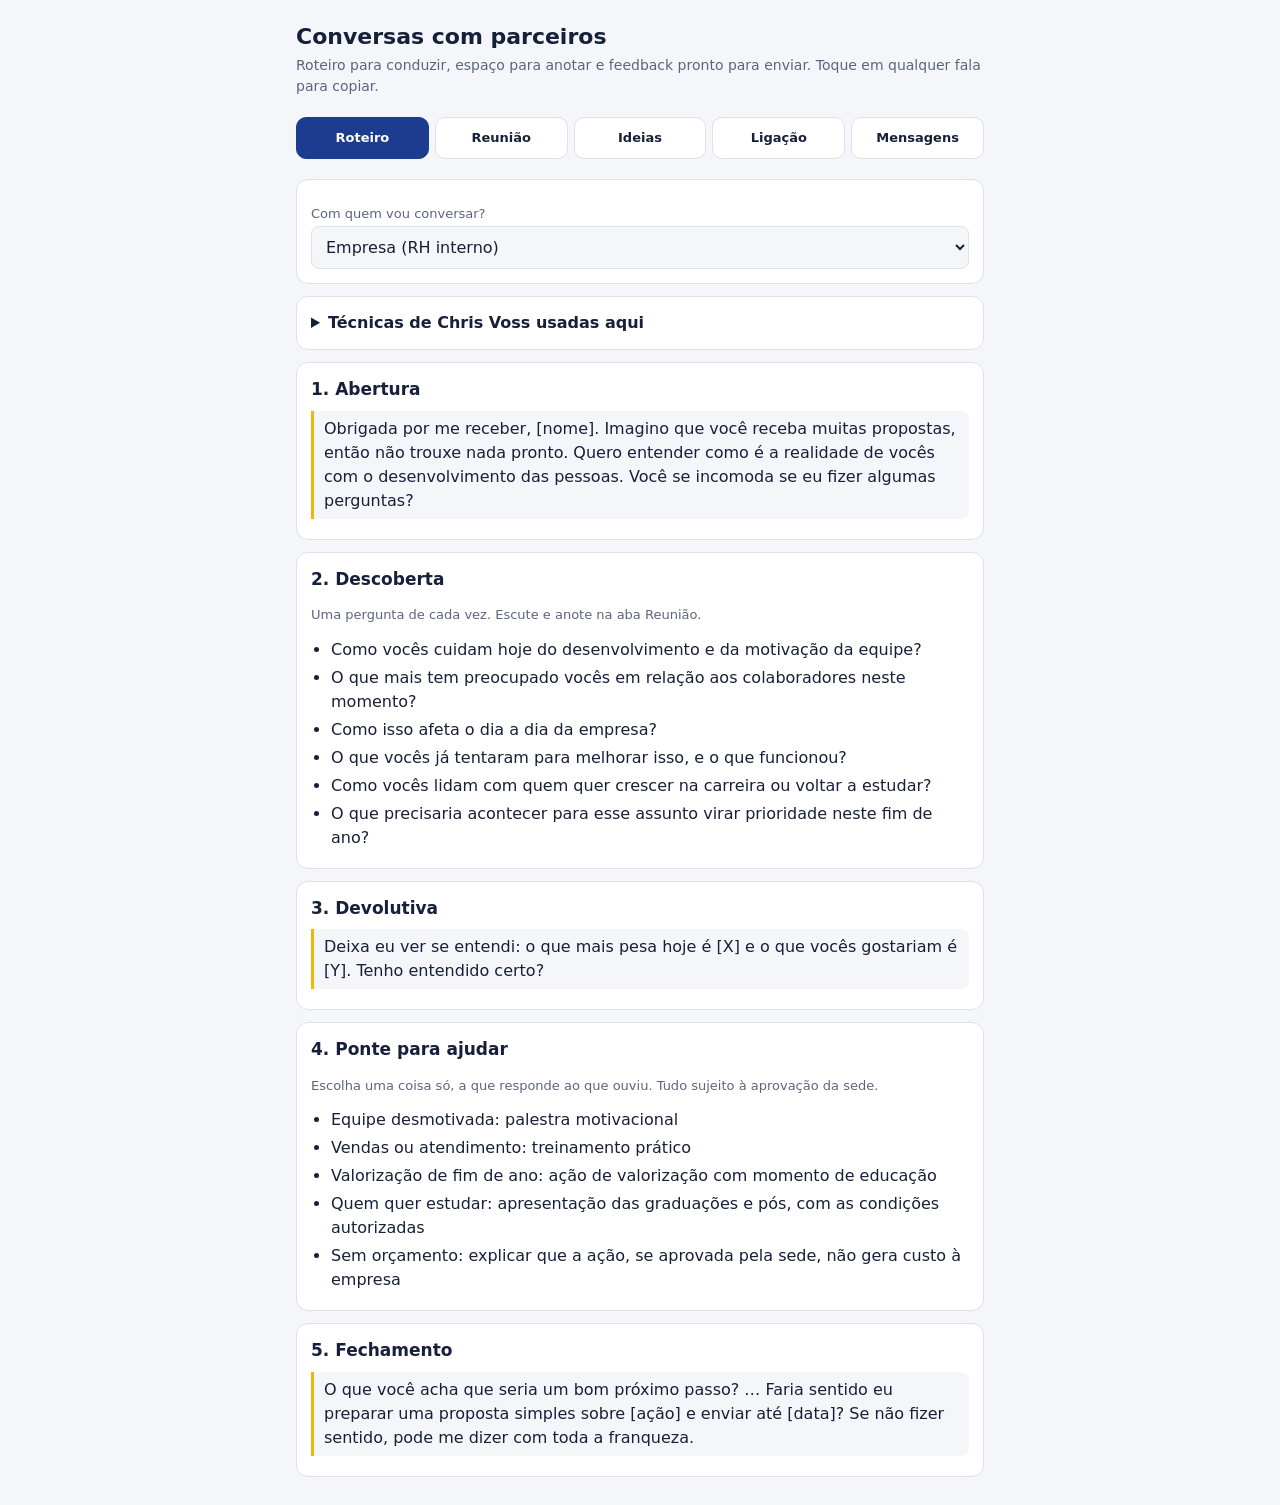
<file: conversas-parceiros (1).html>
<!DOCTYPE html>
<html lang="pt-BR">
<head>
<meta charset="utf-8">
<meta name="viewport" content="width=device-width, initial-scale=1, viewport-fit=cover">
<title>Conversas com parceiros</title>
<meta name="theme-color" content="#1c3d8f">
<meta name="mobile-web-app-capable" content="yes">
<meta name="apple-mobile-web-app-capable" content="yes">
<meta name="apple-mobile-web-app-title" content="Conversas">
<link rel="icon" href="data:image/svg+xml,%3Csvg xmlns='http://www.w3.org/2000/svg' viewBox='0 0 100 100'%3E%3Ctext y='.9em' font-size='90'%3E🤝%3C/text%3E%3C/svg%3E">
<style>
:root{--bg:#f5f6f9;--card:#fff;--ink:#17203a;--mute:#5b6580;--line:#dde1ea;--main:#1c3d8f;--on:#fff;--gold:#f2b705;--ok:#1f7a4d;box-sizing:border-box;padding-top:env(safe-area-inset-top,0px);padding-bottom:env(safe-area-inset-bottom,0px)}
@media (prefers-color-scheme:dark){:root:not([data-theme="light"]){--bg:#10141f;--card:#192032;--ink:#e8ecf6;--mute:#9aa5c0;--line:#2a3350;--main:#7fa2ff;--on:#10141f;--gold:#f2b705;--ok:#58c98f}}
*{box-sizing:border-box}
html,body{margin:0}
body{background:var(--bg);color:var(--ink);font:16px/1.5 "Segoe UI",system-ui,-apple-system,Roboto,sans-serif}
main{max-width:720px;margin:0 auto;padding:16px}
h1{font-size:22px;margin:4px 0 2px}
.sub{color:var(--mute);margin:0 0 14px;font-size:14px}
nav{display:flex;gap:6px;margin-bottom:14px;position:sticky;top:env(safe-area-inset-top,0px);background:var(--bg);padding:6px 0;z-index:5}
nav button{flex:1;padding:10px 2px;border:1px solid var(--line);background:var(--card);color:var(--ink);border-radius:10px;font:inherit;font-size:13px;font-weight:600;cursor:pointer}
nav button[aria-selected="true"]{background:var(--main);color:var(--on);border-color:var(--main)}
section{display:none}section.on{display:block}
.card{background:var(--card);border:1px solid var(--line);border-radius:12px;padding:14px;margin-bottom:12px}
h2{font-size:17px;margin:0 0 8px}
h3{font-size:15px;margin:12px 0 4px}
label{display:block;font-size:13px;color:var(--mute);margin:10px 0 3px}
input,select,textarea{width:100%;padding:10px;border:1px solid var(--line);border-radius:8px;background:var(--bg);color:var(--ink);font:inherit}
textarea{min-height:110px;resize:vertical}
.row{display:grid;grid-template-columns:1fr 1fr;gap:10px}
@media (max-width:480px){.row{grid-template-columns:1fr}}
.btn{padding:10px 14px;border:0;border-radius:10px;background:var(--main);color:var(--on);font:inherit;font-weight:600;cursor:pointer;margin:10px 8px 0 0;text-decoration:none;display:inline-block}
.btn.alt{background:transparent;color:var(--main);border:1px solid var(--main)}
.btn.del{background:transparent;color:#b3261e;border:1px solid #b3261e}
.chips{display:flex;flex-wrap:wrap;gap:6px}
.chip{padding:6px 10px;border:1px solid var(--line);border-radius:999px;background:var(--bg);color:var(--ink);font:inherit;font-size:14px;cursor:pointer}
.chip[aria-pressed="true"]{background:var(--gold);border-color:var(--gold);color:#17203a;font-weight:600}
ul{margin:4px 0;padding-left:20px}
li{margin:4px 0}
.say{border-left:3px solid var(--gold);padding:6px 10px;margin:6px 0;background:var(--bg);border-radius:0 8px 8px 0;cursor:pointer}
.item{display:flex;justify-content:space-between;gap:8px;align-items:center;padding:10px 0;border-top:1px solid var(--line)}
.item:first-child{border-top:0}
.item b{display:block}.item span{color:var(--mute);font-size:13px}
.pre{white-space:pre-wrap}
.note{font-size:13px;color:var(--mute)}
.out{white-space:pre-wrap;background:var(--bg);border:1px dashed var(--line);border-radius:8px;padding:10px;margin-top:10px;font-size:14px}
.toast{position:fixed;left:50%;transform:translateX(-50%);bottom:calc(20px + env(safe-area-inset-bottom,0px));background:var(--ink);color:var(--bg);padding:8px 14px;border-radius:999px;font-size:14px;opacity:0;pointer-events:none;transition:opacity .2s}
.toast.show{opacity:1}
</style>
</head>
<body>
<main>
<h1>Conversas com parceiros</h1>
<p class="sub">Roteiro para conduzir, espaço para anotar e feedback pronto para enviar. Toque em qualquer fala para copiar.</p>
<nav role="tablist">
<button role="tab" data-t="roteiro" aria-selected="true">Roteiro</button>
<button role="tab" data-t="reuniao" aria-selected="false">Reunião</button>
<button role="tab" data-t="ideias" aria-selected="false">Ideias</button>
<button role="tab" data-t="ligacao" aria-selected="false">Ligação</button>
<button role="tab" data-t="msgs" aria-selected="false">Mensagens</button>
</nav>

<section id="roteiro" class="on">
<div class="card">
<label for="pub">Com quem vou conversar?</label>
<select id="pub"><option value="empresa">Empresa (RH interno)</option><option value="rh">Empresa de RH / recrutamento</option><option value="grupo">Grupo de ofertas (divulgação)</option><option value="escola">Escola (terceirão)</option><option value="igreja">Igreja</option></select>
</div>
<details class="card"><summary><b>Técnicas de Chris Voss usadas aqui</b></summary>
<ul><li><b>Pergunta de “não”:</b> “Você se incomoda se…?”, “Seria uma má ideia…?”. Dar o direito de dizer não baixa a defesa.</li>
<li><b>Espelhamento:</b> repita as últimas 1 a 3 palavras da pessoa, em tom de pergunta, e espere.</li>
<li><b>Rótulo:</b> “Parece que…”, “Soa como…”, “Imagino que…” para nomear o que ela sente ou teme.</li>
<li><b>Pergunta calibrada:</b> comece com “como” ou “o que”; evite “por que”.</li>
<li><b>“Isso mesmo”:</b> resuma até ouvir “isso mesmo”. Se ouvir “você tem razão”, pergunte o que faltou.</li>
<li><b>Ética:</b> use para entender, não para pressionar, e nunca prometa nada fora do que a sede aprovou.</li></ul></details>
<div id="rot"></div>
</section>

<section id="reuniao">
<div class="card">
<h2>Anotações da conversa</h2>
<div class="row">
<div><label for="polo">Polo</label><select id="polo"><option>São José do Rio Preto</option><option>Presidente Prudente</option></select></div>
<div><label for="tipo">Público</label><select id="tipo"><option>Empresa / RH</option><option>Empresa de RH / recrutamento</option><option>Grupo de ofertas</option><option>Escola</option><option>Igreja</option><option>Outro</option></select></div>
</div>
<div class="row">
<div><label for="org">Organização</label><input id="org" placeholder="Nome da empresa, escola ou igreja"></div>
<div><label for="contato">Contato</label><input id="contato" placeholder="Nome e cargo"></div>
</div>
<label for="dataReu">Data da conversa</label><input id="dataReu" type="date">
<label>O que eles precisam hoje</label>
<div class="chips" id="needs"></div>
<label for="notas">Anotações enquanto a pessoa fala</label>
<textarea id="notas" placeholder="Desafios, datas, número de pessoas, objeções…"></textarea>
<label for="prox">Próximo passo combinado</label><input id="prox" placeholder="Ex.: enviar proposta de palestra">
<div class="row">
<div><label for="proxData">Data da próxima conversa</label><input id="proxData" type="date"></div>
<div><label for="proxHora">Horário</label><input id="proxHora" type="time" value="09:00"></div>
</div>
<button class="btn" id="salvar">Salvar conversa</button>
<button class="btn alt" id="limpar">Nova conversa</button>
<a class="btn alt" id="agenda" href="#" target="_blank" rel="noopener">Abrir no Google Agenda</a>
</div>

<div class="card">
<h2>Feedback e mensagens</h2>
<p class="note">Gerados a partir do que você anotou acima.</p>
<button class="btn" id="fbLid">Resumo para a liderança</button>
<button class="btn alt" id="fbCli">Agradecimento ao contato</button>
<div class="out" id="out" hidden></div>
<button class="btn alt" id="copiar" hidden>Copiar texto</button>
</div>

<div class="card">
<h2>Conversas salvas</h2>
<div id="lista"><p class="note">Nenhuma conversa salva ainda. Salve a primeira para vê-la aqui.</p></div>
</div>
</section>

<section id="ideias">
<div class="card">
<label for="nec">Qual é a necessidade que ouvi?</label>
<select id="nec"></select>
<p class="note">Ideias para conversar. Palestras, treinamentos, descontos e gratuidades só podem ser oferecidos depois de confirmados pela sede.</p>
</div>
<div id="ide"></div>
</section>
<section id="ligacao">
<div class="card"><h2>Objetivo da ligação</h2><p>Conseguir 15 a 20 minutos de conversa. Não apresente curso nem programa por telefone.</p>
<p class="note">Tom: voz calma, lenta e acolhedora, falando sorrindo. Escute mais do que fale.</p></div>
<div class="card"><h2>1. Recepção ou secretaria</h2>
<div class="say">Bom dia! Aqui é a Miriam Palhares, do polo EAD Adventista, ligado ao UNASP. Poderia me ajudar? Preciso falar com a pessoa responsável pelo RH (ou pela direção, no caso de escola). Como eu poderia chegar até ela?</div>
<div class="say">Qual seria o melhor horário para falar com ela?</div>
<p class="note">Anote nome, cargo e melhor horário. Se a pessoa não estiver, peça o WhatsApp ou o e-mail e avise que enviará uma mensagem.</p></div>
<div class="card"><h2>2. Com a pessoa certa (30 a 40 segundos)</h2>
<div class="say">Olá, [nome]! Aqui é a Miriam Palhares, gestora do polo EAD Adventista em [cidade]. Imagino que você não esperava minha ligação, então vou ser breve. Este é um mau momento para falar dois minutos?</div>
<h3>Se ela disser “pode falar”</h3>
<div class="say">Estou conversando com algumas [empresas/escolas] da região para entender como cuidam do desenvolvimento das pessoas. Provavelmente parece mais uma ligação de venda, mas não é: quero primeiro escutar. Seria uma loucura marcarmos 15 minutos esta semana?</div>
<h3>Se ela aceitar</h3>
<div class="say">Obrigada! Como fica melhor para você: [dia] às [hora] ou [dia] às [hora]? Prefere que eu vá até aí ou que seja online? Envio a confirmação pelo WhatsApp.</div></div>
<div class="card"><h2>2b. Se for escola (benefício primeiro)</h2>
<div class="say">Olá, tudo bem? Aqui é a Miriam Palhares, gestora do polo EAD Adventista (UNASP) em [cidade]. Sei que essa época do ano é corrida, então vou ser breve: estamos oferecendo uma palestra para os alunos do 3º ano sobre mercado de trabalho e como a graduação pode ampliar as oportunidades profissionais, com sorteio de brindes e uma condição especial de desconto para os alunos da escola. Quem seria a melhor pessoa para conversar sobre essa possibilidade?</div>
<p class="note">Se já for a direção ou a coordenação:</p>
<div class="say">Faria sentido marcarmos uma conversa rápida de 15 minutos para ver se a palestra se encaixa na programação da escola?</div>
<p class="note">Confirme antes as condições do desconto, os cursos e a validade.</p></div>
<div class="card"><h2>3. Se aparecerem objeções</h2>
<p class="note">Fórmula: nomeie o sentimento (“Parece que…”), concorde com o que for justo e faça uma pergunta que comece com “como” ou “o que”.</p>
<h3>“Não tenho tempo agora”</h3><div class="say">Parece que o dia está corrido, sem problema! Qual seria um momento melhor para eu ligar? Se preferir, envio uma mensagem e você me responde com um horário.</div>
<h3>“Manda por e-mail ou WhatsApp”</h3><div class="say">Claro, envio sim. Para não mandar algo genérico, como posso deixar a mensagem mais útil para você? O que mais pesa hoje com a equipe (ou com os alunos)?</div>
<h3>“Já temos parceiro” ou “não precisamos”</h3><div class="say">Parece que vocês já estão bem atendidos nessa área, e fico feliz com isso. Como funciona esse trabalho hoje? Se algo mudar, posso deixar meu contato?</div>
<h3>“Quanto custa?”</h3><div class="say">Entendo que você queira saber. Ainda não cheguei com proposta, porque primeiro quero entender o que faria sentido para vocês. As condições vigentes eu confirmo com a instituição e apresento na conversa. Como isso soa para você?</div>
<h3>“O que vocês querem de mim?”</h3><div class="say">Parece que você está com um pé atrás, e eu entendo. Não quero nada além de escutar como é a realidade de vocês. Se não fizer sentido, você pode me dizer com franqueza.</div>
<p class="note">Se a resposta for não, agradeça e encerre com tranquilidade. Um “não” dito com respeito costuma deixar a porta aberta.</p></div>
<div class="card"><h2>4. Caixa postal ou sem resposta</h2>
<div class="say">Olá, [nome], aqui é a Miriam Palhares, do polo EAD Adventista de [cidade]. Estou conversando com algumas [empresas/escolas] da região sobre o desenvolvimento das pessoas. Vou te enviar uma mensagem no WhatsApp com mais detalhes. Obrigada!</div></div>
<div class="card"><h2>5. Mensagem logo depois da ligação</h2>
<h3>Se agendou</h3><div class="say">Olá, [nome]! Foi um prazer falar com você. Confirmando nossa conversa: [dia], às [hora], [local ou link]. Se algo mudar, é só me avisar. Até lá!</div>
<h3>Se não conseguiu falar</h3><div class="say">Olá, [nome]! Tentei falar com você por telefone hoje. Sou a Miriam, do polo EAD Adventista em [cidade]. Seria uma má ideia conversarmos 15 minutos sobre como vocês cuidam do desenvolvimento das pessoas? Se não for o momento, me diga e eu não insisto.</div>
<h3>Se a pessoa sumiu depois de duas tentativas</h3><div class="say">Olá, [nome]! Imagino que esse assunto tenha perdido a prioridade por aí. Devo encerrar por aqui?</div></div>
<div class="card"><h2>Dicas</h2><ul><li>Ligue em blocos: 30 minutos, de 5 a 8 ligações seguidas.</li><li>Melhores horários: terça a quinta, das 9h30 às 11h30 ou das 14h30 às 16h.</li><li>Registre cada ligação na aba Reunião, mesmo as que não deram certo.</li><li>Sem ações comerciais aos sábados.</li></ul></div>
</section>
<section id="msgs">
<p class="note">Toque na mensagem para copiar. Troque os colchetes antes de enviar.</p>
<div class="card"><h2>Primeiro contato</h2>
<h3>Empresa (RH)</h3><div class="say">Olá, [nome]! Sou a Miriam Palhares, gestora do polo EAD Adventista (UNASP) em [cidade]. Imagino que você receba muitas propostas, então não vou te vender nada agora. Estou conversando com empresas da região para entender como cuidam do desenvolvimento das equipes. Seria uma má ideia conversarmos 15 minutos esta semana?</div>
<h3>Escola (benefício primeiro, para WhatsApp ou ligação)</h3><div class="say pre">Olá, tudo bem? Sou a Miriam Palhares, gestora do polo EAD Adventista (UNASP) em [cidade].

Sei que essa época do ano é corrida, então vou ser breve: estamos oferecendo uma palestra para os alunos do 3º ano sobre mercado de trabalho e como a graduação pode ampliar as oportunidades profissionais. Também teremos sorteio de brindes e uma condição especial de 70% de desconto para os alunos da escola.

Quem seria a melhor pessoa para conversar sobre essa possibilidade? Podemos falar por 15 ou 20 minutos, sem compromisso?</div>
<p class="note">Se já estiver falando com a direção ou a coordenação, troque a última pergunta por:</p>
<div class="say">Faria sentido marcarmos uma conversa rápida de 15 minutos para ver se a palestra se encaixa na programação da escola?</div>
<h3>Igreja (cantata)</h3><div class="say">Olá, [nome]! Tudo bem? Sou a Miriam Palhares, gestora do polo EAD Adventista (UNASP) em [cidade]. Sei que a igreja está organizando a cantata de Natal e não quero atrapalhar a programação. Você se incomodaria se eu deixasse na entrada um material informativo sobre nossos cursos, de forma discreta? Com quem eu poderia falar sobre isso?</div></div>
<div class="card"><h2>Escolas: palestras e oficinas</h2>
<p class="note">Antes de enviar, confirme que o desconto de 70%, o sorteio de brindes e a pós para sorteio valem para a escola, e deixe claros os cursos, as condições e o período de validade. Preencha o sobrenome do professor Jonas e confirme a disponibilidade dele.</p>
<h3>Com pós-graduação para sorteio entre professores</h3><div class="say pre">Olá, tudo bem? Sou a Miriam Palhares, gestora do polo EAD Adventista (UNASP) em [cidade].

Estamos oferecendo uma palestra breve para os alunos do 3º ano sobre mercado de trabalho e como a graduação pode ampliar as oportunidades profissionais. Também teremos sorteio de brindes para os alunos e uma condição especial de 70% de desconto para eles.

Como agradecimento à equipe da escola, podemos ainda disponibilizar uma pós-graduação para sorteio entre professores ou colaboradores, conforme as condições do programa.

Quem seria a melhor pessoa para conversar sobre essa possibilidade? Podemos marcar uma conversa rápida, de 15 minutos, sem compromisso?</div>
<h3>WhatsApp: palestras e oficinas para a equipe</h3><div class="say pre">Oi, tudo bem? Sou a Miriam Palhares, gestora do polo EAD Adventista (UNASP) em [cidade].

Estamos oferecendo palestras e oficinas para escolas, conduzidas pelo professor Jonas [sobrenome], pró-reitor da Educação Adventista a Distância no Brasil e especialista em Educação e Novas Tecnologias.

Entre os temas das palestras estão cultura digital, inclusão escolar, geração conectada e BNCC da Computação. Também temos oficinas práticas de Inteligência Artificial para professores, equipes de inclusão e gestores escolares.

As palestras duram 90 minutos e as oficinas, 3 horas. Elas podem acontecer presencialmente ou pelo Teams, conforme a localização e a disponibilidade.

Algum desses temas poderia interessar à equipe da escola? Se quiser, envio a lista completa com as descrições.</div>
<h3>E-mail: palestras e oficinas para a equipe escolar</h3><div class="say pre">Assunto: Palestras e oficinas para a equipe escolar

Olá, tudo bem?

Sou a Miriam Palhares, gestora do polo EAD Adventista (UNASP) em [cidade]. Gostaria de apresentar algumas opções de palestras e oficinas que podemos oferecer à equipe da escola.

As atividades podem ser conduzidas pelo professor Jonas [sobrenome], atual pró-reitor da Educação Adventista a Distância no Brasil. Ele é doutor e mestre em Educação e Novas Tecnologias, atua na Educação Adventista desde 1999 e tem experiência em gestão educacional, formação de professores, educação inclusiva e inteligência artificial aplicada à educação.

PALESTRAS (90 minutos)

• Docência na cultura digital: novas competências para novos cenários
Reflexão sobre os desafios de ensinar em uma sociedade conectada e sobre práticas que integrem tecnologia, criatividade, pensamento crítico e relações humanas.

• Inclusão escolar em 2027: entre as exigências legais e os desafios da sala de aula
Discussão sobre mudanças legais e pedagógicas na educação inclusiva e estratégias para apoiar a participação e a aprendizagem dos estudantes.

• Geração conectada, aprendizagem desafiada: como ensinar alunos que vivem nas telas?
Conversa sobre a influência da vida conectada na atenção, na concentração e no engajamento dos alunos, com estratégias para tornar o ensino mais significativo.

• Educação digital na prática: como trabalhar a BNCC da Computação na sala de aula?
Apresentação dos fundamentos da BNCC Computação e de estratégias práticas para trabalhar pensamento computacional, mundo digital e cultura digital.

OFICINAS PRÁTICAS (3 horas)

• Inteligência Artificial na prática docente: menos tempo planejando, mais tempo ensinando
Uso de ferramentas de IA para apoiar o planejamento, criar atividades e materiais didáticos, elaborar avaliações e adaptar conteúdos. Indicada para professores da educação básica.

• Inteligência Artificial e educação inclusiva: ferramentas e estratégias para uma aprendizagem sem barreiras
Aplicações de IA para adaptar atividades, produzir materiais acessíveis e apoiar o planejamento pedagógico. Indicada para professores, profissionais do AEE, coordenadores pedagógicos e equipes de apoio à inclusão.

• Gestão escolar inteligente: como utilizar a Inteligência Artificial para otimizar processos e decisões
Uso de ferramentas de IA para apoiar rotinas administrativas, elaborar documentos, estruturar projetos, analisar informações e aprimorar a comunicação institucional, com atenção à segurança e à proteção de dados. Indicada para gestores e coordenadores.

As oficinas podem ser realizadas presencialmente ou pelo Teams, conforme a localização e a disponibilidade. Se algum tema interessar à equipe, podemos conversar sobre o público, o formato e as datas possíveis.

Também podemos pensar em uma atividade para os alunos sobre mercado de trabalho, escolhas profissionais e caminhos de formação.

Há algum tema que combine com as necessidades da escola? Será um prazer conversar e pensar em uma proposta.

Um abraço,
Miriam Palhares
Gestora do polo EAD Adventista (UNASP)
[cidade]</div></div>
<div class="card"><h2>Parceria com empresa de RH</h2>
<h3>Primeira resposta (ex.: Lime)</h3><div class="say">Olá, [nome]! Muito obrigada pelo contato, gostei de conhecer o trabalho de vocês. Sou a Miriam Palhares, gestora dos polos EAD Adventista (UNASP) em São José do Rio Preto e Presidente Prudente. Parece que nossos trabalhos se complementam: vocês estruturam o RH e nós cuidamos da qualificação dos colaboradores. Como vocês enxergam uma parceria entre nós? Seria uma má ideia conversarmos 20 minutos esta semana?</div>
<h3>Frase para a parceira repassar aos clientes</h3><div class="say">Os clientes podem conhecer o projeto Educação nas Empresas, da EAD Adventista (UNASP): descontos em graduação e pós EAD para colaboradores, proporcionais a cada módulo; palestras e treinamentos de qualificação sem custo para a empresa; e, ao fechar contrato com o projeto, um voucher digital intransferível de pós ou curso livre, com validade de 1 mês para ativação com a gestora do polo.</div></div>
<div class="card"><h2>Grupos de ofertas</h2>
<h3>Primeira mensagem ao administrador</h3><div class="say">Olá, [nome]! Tudo bem? Sou a Miriam Palhares, gestora do polo EAD Adventista (UNASP) em [cidade]. Imagino que você receba muitos pedidos de divulgação. Gosto do seu grupo e vejo bastante gente da região nele. Como funciona a divulgação de outras marcas por aí? Você se incomoda se eu fizer algumas perguntas?</div>
<h3>Texto do post (use a arte oficial e as condições vigentes)</h3><div class="say">Quer estudar com flexibilidade e crescer na carreira? A EAD Adventista (UNASP) tem graduação e pós-graduação a distância, com [condição oficial da campanha]. Fale com o polo de [cidade] pelo WhatsApp: [link rastreável] e tire suas dúvidas.</div></div>
</section>
</main>
<div class="toast" id="toast"></div>

<script>
var ROT={
empresa:{
abertura:"Obrigada por me receber, [nome]. Imagino que você receba muitas propostas, então não trouxe nada pronto. Quero entender como é a realidade de vocês com o desenvolvimento das pessoas. Você se incomoda se eu fizer algumas perguntas?",
perguntas:["Como vocês cuidam hoje do desenvolvimento e da motivação da equipe?","O que mais tem preocupado vocês em relação aos colaboradores neste momento?","Como isso afeta o dia a dia da empresa?","O que vocês já tentaram para melhorar isso, e o que funcionou?","Como vocês lidam com quem quer crescer na carreira ou voltar a estudar?","O que precisaria acontecer para esse assunto virar prioridade neste fim de ano?"],
ponte:["Equipe desmotivada: palestra motivacional","Vendas ou atendimento: treinamento prático","Valorização de fim de ano: ação de valorização com momento de educação","Quem quer estudar: apresentação das graduações e pós, com as condições autorizadas","Sem orçamento: explicar que a ação, se aprovada pela sede, não gera custo à empresa"]},
rh:{
abertura:"Obrigada por me receber, [nome]. Conheço o trabalho de vocês com RH e recrutamento e imagino que recebam muitas propostas de parceria. Não trouxe nada pronto: quero entender como vocês atendem as empresas. Você se incomoda se eu fizer algumas perguntas?",
perguntas:["Como funciona hoje o atendimento aos clientes de vocês? Em quais cidades?","O que os clientes mais pedem a vocês, além do RH em si?","Como vocês lidam com pedidos de qualificação ou treinamento dos colaboradores?","O que ajuda vocês a fechar contrato com um cliente novo?","Como seria uma parceria que fizesse sentido para vocês?","O que seria um primeiro passo simples para testarmos com uma empresa?"],
ponte:["Descontos em graduação e pós EAD para os colaboradores, proporcionais a cada módulo (o percentual varia, não é fixo)","Palestras e treinamentos de qualificação para os colaboradores, sem custo para a empresa","Para cada empresa que fechar contrato com o projeto Educação nas Empresas: 1 pós ou curso livre, em voucher digital intransferível, com validade de 1 mês para ativar com a gestora do polo, Miriam Palhares","Piloto: uma empresa cliente em comum para testar antes de formalizar","Combinar um ponto de contato e uma conversa de 15 minutos a cada 15 dias"]},
grupo:{
abertura:"Olá, [nome]! Aqui é a Miriam, do polo EAD Adventista (UNASP) em [cidade]. Imagino que você receba muitos pedidos de divulgação, então não quero tomar seu tempo à toa. Você se incomoda se eu fizer algumas perguntas sobre o grupo?",
perguntas:["Como funciona a divulgação de outras marcas no grupo?","Qual é o tamanho do grupo e qual é o perfil dos membros (cidades, idade, interesses)?","Quais são as regras de publicação e os formatos aceitos (card, vídeo, texto)?","Como vocês trabalham a divulgação por permuta ou paga, e quais são os valores?","O que funcionou melhor para outros anunciantes? Em quais dias e horários?"],
ponte:["Teste de 1 a 2 semanas com card oficial e link de WhatsApp rastreável","Permuta: benefício aprovado para os membros ou para o administrador, se autorizado","Divulgação paga: pedir a tabela para o pedido de verba cooperada","Combinar dia, horário e formato do post, usando apenas material oficial"]},
escola:{
abertura:"Obrigada por me receber, [nome]. Vim conversar sobre uma palestra breve para os alunos do 3º ano, sobre mercado de trabalho e como a graduação pode ampliar as oportunidades profissionais. Antes de propor qualquer coisa, quero entender o que faria sentido para a escola. Você se incomoda se eu fizer algumas perguntas?",
perguntas:["Como a escola orienta hoje os alunos do 3º ano sobre o que fazer depois do ENEM?","O que mais preocupa os alunos nessa fase? E os pais?","Como foram as palestras de carreira ou de orientação que vocês já fizeram?","O que ainda está planejado para o fim do ano? (formatura, feira de profissões)","Como vocês apoiam professores e funcionários que querem fazer graduação ou pós?"],
ponte:["Dúvida sobre o futuro: palestra “e agora, depois do ENEM?”","Formatura: entrega especial e vouchers, conforme orientação da sede","Professores: apresentar licenciaturas e pós, com condições autorizadas"]},
igreja:{
abertura:"Obrigada pelo tempo, [nome]. Não vim pedir nada. Gostaria de entender como a igreja acompanha jovens e adultos que querem estudar ou crescer profissionalmente. Você se incomoda se eu fizer algumas perguntas?",
perguntas:["Como a igreja acompanha quem quer estudar ou crescer profissionalmente?","O que as pessoas mais comentam quando falam em voltar a estudar?","Quais eventos estão previstos até o fim do ano? (cantata, culto especial)","Como uma informação sobre estudo poderia ser compartilhada sem atrapalhar a programação?"],
ponte:["Cantata ou evento: material informativo na entrada, se o responsável autorizar","Jovens: conversa ou palestra curta de orientação","Comunidade: divulgação no canal da igreja, com texto aprovado"]}
};
var COMUM_DEV="Deixa eu ver se entendi: o que mais pesa hoje é [X] e o que vocês gostariam é [Y]. Tenho entendido certo?";
var COMUM_FECH="O que você acha que seria um bom próximo passo? … Faria sentido eu preparar uma proposta simples sobre [ação] e enviar até [data]? Se não fizer sentido, pode me dizer com toda a franqueza.";
var NEEDS=["Equipe desmotivada","Vendas ou atendimento","Valorização de fim de ano","Quer estudar","Orientação pós-ENEM","Sem orçamento"];
var IDEIAS={
"Equipe desmotivada":["Palestra motivacional: atitude, propósito e crescimento profissional","Stand-up empresarial: humor e integração para a equipe","Momento curto de 20 minutos no fim da reunião semanal"],
"Vendas ou atendimento":["Treinamento prático de atendimento ao cliente","Oficina de vendas consultivas aplicada à realidade da empresa","Treinamento de comunicação e cobrança"],
"Valorização de fim de ano":["Ação de valorização dos colaboradores na confraternização","Palestra de encerramento do ano: balanço e metas","Momento Educação: apresentação das oportunidades de graduação e pós"],
"Quer estudar":["Apresentação das graduações e pós-graduações EAD","Plantão de dúvidas no WhatsApp para os colaboradores","Conversa individual sobre carreira, por interesse voluntário"],
"Orientação pós-ENEM":["Palestra “e agora, depois do ENEM?”","Roda de conversa com ex-aluno que estuda a distância","Simulado de escolha de curso e carreira"],
"Sem orçamento":["Reforçar que a ação, se aprovada pela sede, não gera custo à empresa","Começar com uma conversa curta de 20 minutos como piloto","Divulgação digital voluntária em vez de evento presencial"]};

function $(i){return document.getElementById(i)}
function toast(m){var t=$("toast");t.textContent=m;t.classList.add("show");setTimeout(function(){t.classList.remove("show")},1800)}
function safe(fn,d){try{return fn()}catch(e){return d}}
function load(){return safe(function(){return JSON.parse(localStorage.getItem("conversasParceirosV1")||"[]")},[])}
function store(a){safe(function(){localStorage.setItem("conversasParceirosV1",JSON.stringify(a))})}

document.querySelectorAll("nav button").forEach(function(b){b.onclick=function(){
document.querySelectorAll("nav button").forEach(function(x){x.setAttribute("aria-selected",x===b?"true":"false")});
document.querySelectorAll("section").forEach(function(s){s.classList.toggle("on",s.id===b.dataset.t)});window.scrollTo(0,0)}});

function say(t){return '<div class="say">'+t+'</div>'}
function renderRot(){
var r=ROT[$("pub").value];
var h='<div class="card"><h2>1. Abertura</h2>'+say(r.abertura)+'</div>';
h+='<div class="card"><h2>2. Descoberta</h2><p class="note">Uma pergunta de cada vez. Escute e anote na aba Reunião.</p><ul>'+r.perguntas.map(function(p){return "<li>"+p+"</li>"}).join("")+'</ul></div>';
h+='<div class="card"><h2>3. Devolutiva</h2>'+say(COMUM_DEV)+'</div>';
h+='<div class="card"><h2>4. Ponte para ajudar</h2><p class="note">Escolha uma coisa só, a que responde ao que ouviu. Tudo sujeito à aprovação da sede.</p><ul>'+r.ponte.map(function(p){return "<li>"+p+"</li>"}).join("")+'</ul></div>';
h+='<div class="card"><h2>5. Fechamento</h2>'+say(COMUM_FECH)+'</div>';
$("rot").innerHTML=h}
$("pub").onchange=renderRot;renderRot();

var sel={};
function renderNeeds(){$("needs").innerHTML="";NEEDS.forEach(function(n){var b=document.createElement("button");b.type="button";b.className="chip";b.textContent=n;b.setAttribute("aria-pressed",sel[n]?"true":"false");b.onclick=function(){sel[n]=!sel[n];renderNeeds()};$("needs").appendChild(b)})}
renderNeeds();

var cur=null;
function fmt(d){if(!d)return "[data]";var p=d.split("-");return p[2]+"/"+p[1]+"/"+p[0]}
function rec(){return{id:cur||String(Date.now()),polo:$("polo").value,tipo:$("tipo").value,org:$("org").value.trim(),contato:$("contato").value.trim(),data:$("dataReu").value,needs:NEEDS.filter(function(n){return sel[n]}),notas:$("notas").value.trim(),prox:$("prox").value.trim(),proxData:$("proxData").value,proxHora:$("proxHora").value}}
function fill(r){cur=r.id;$("polo").value=r.polo;$("tipo").value=r.tipo;$("org").value=r.org;$("contato").value=r.contato;$("dataReu").value=r.data;sel={};r.needs.forEach(function(n){sel[n]=true});renderNeeds();$("notas").value=r.notas;$("prox").value=r.prox;$("proxData").value=r.proxData;$("proxHora").value=r.proxHora||"09:00";updAgenda()}
function renderLista(){
var a=load();if(!a.length){$("lista").innerHTML='<p class="note">Nenhuma conversa salva ainda. Salve a primeira para vê-la aqui.</p>';return}
$("lista").innerHTML="";
a.slice().reverse().forEach(function(r){
var d=document.createElement("div");d.className="item";
var t=document.createElement("div");
var b=document.createElement("b");b.textContent=r.org||"Sem nome";
var s=document.createElement("span");s.textContent=r.tipo+" · "+r.polo+" · "+fmt(r.data);
t.appendChild(b);t.appendChild(s);
var o=document.createElement("button");o.className="btn alt";o.style.margin="0";o.textContent="Abrir";o.onclick=function(){fill(r);window.scrollTo(0,0)};
var x=document.createElement("button");x.className="btn del";x.style.margin="0";x.textContent="Excluir";x.onclick=function(){if(confirm("Excluir esta conversa?")){store(load().filter(function(z){return z.id!==r.id}));if(cur===r.id)cur=null;renderLista()}};
var w=document.createElement("div");w.appendChild(o);w.appendChild(document.createTextNode(" "));w.appendChild(x);
d.appendChild(t);d.appendChild(w);$("lista").appendChild(d)})}
renderLista();

$("salvar").onclick=function(){var r=rec();if(!r.org){toast("Informe o nome da organização");$("org").focus();return}
var a=load(),i=a.findIndex(function(z){return z.id===r.id});if(i>=0)a[i]=r;else a.push(r);store(a);cur=r.id;renderLista();toast("Conversa salva")};
$("limpar").onclick=function(){cur=null;sel={};renderNeeds();["org","contato","dataReu","notas","prox","proxData"].forEach(function(i){$(i).value=""});$("out").hidden=true;$("copiar").hidden=true;updAgenda()};

function show(t){$("out").textContent=t;$("out").hidden=false;$("copiar").hidden=false}
$("fbLid").onclick=function(){var r=rec();
show("Resumo da conversa\n\nOrganização: "+(r.org||"[nome]")+" ("+r.tipo+")\nContato: "+(r.contato||"[contato]")+"\nPolo: "+r.polo+"\nData: "+fmt(r.data)+"\n\nNecessidades identificadas: "+(r.needs.length?r.needs.join("; "):"[a definir]")+"\n\nObservações: "+(r.notas||"[sem anotações]")+"\n\nPróximo passo: "+(r.prox||"[a definir]")+" até "+fmt(r.proxData)+".\n\nAs ações propostas dependem de aprovação da sede.")};
$("fbCli").onclick=function(){var r=rec();
show("Olá, "+(r.contato||"[nome]")+"! Obrigada pela conversa de hoje"+(r.org?" e pelo tempo que vocês dedicaram":"")+". Pelo que entendi, "+(r.needs.length?"o que mais pesa hoje é: "+r.needs.join(", ").toLowerCase()+". Tenho entendido certo?":"vocês têm desafios importantes nessa área. Tenho entendido certo?")+"\n\n"+(r.prox?"Como combinamos: "+r.prox+". ":"")+"Retorno até "+fmt(r.proxData)+". Se algo mudar, é só me dizer com franqueza.\n\nMiriam Palhares\nEAD Adventista (UNASP)")};
$("copiar").onclick=function(){var t=$("out").textContent;
function fb(){var a=document.createElement("textarea");a.value=t;document.body.appendChild(a);a.select();safe(function(){document.execCommand("copy")});document.body.removeChild(a);toast("Texto copiado")}
if(navigator.clipboard&&navigator.clipboard.writeText){navigator.clipboard.writeText(t).then(function(){toast("Texto copiado")},fb)}else fb()};

function updAgenda(){var r=rec(),a=$("agenda");
if(!r.proxData){a.removeAttribute("href");return}
var d=r.proxData.replace(/-/g,""),h=(r.proxHora||"09:00").replace(":","")+"00";
var h2=String(Math.min(23,parseInt((r.proxHora||"09:00").split(":")[0],10)+1)).padStart(2,"0")+(r.proxHora||"09:00").split(":")[1]+"00";
a.href="https://calendar.google.com/calendar/render?action=TEMPLATE&text="+encodeURIComponent("Reunião com "+(r.org||"parceiro"))+"&dates="+d+"T"+h+"/"+d+"T"+h2+"&details="+encodeURIComponent(r.prox||"")}
["proxData","proxHora","org","prox"].forEach(function(i){$(i).addEventListener("input",updAgenda)});
$("agenda").addEventListener("click",function(e){if(!$("agenda").getAttribute("href")){e.preventDefault();toast("Escolha a data da próxima conversa")}});

NEEDS.forEach(function(n){var o=document.createElement("option");o.textContent=n;$("nec").appendChild(o)});
function renderIde(){var l=IDEIAS[$("nec").value]||[];$("ide").innerHTML='<div class="card"><ul>'+l.map(function(i){return "<li>"+i+"</li>"}).join("")+'</ul></div>'}
$("nec").onchange=renderIde;renderIde();
function cp(t){function fb(){var a=document.createElement("textarea");a.value=t;document.body.appendChild(a);a.select();safe(function(){document.execCommand("copy")});document.body.removeChild(a);toast("Texto copiado")}if(navigator.clipboard&&navigator.clipboard.writeText){navigator.clipboard.writeText(t).then(function(){toast("Texto copiado")},fb)}else fb()}
document.addEventListener("click",function(e){var s=e.target.closest&&e.target.closest(".say");if(s)cp(s.textContent.trim())});
</script>
</body>
</html>
</file>
